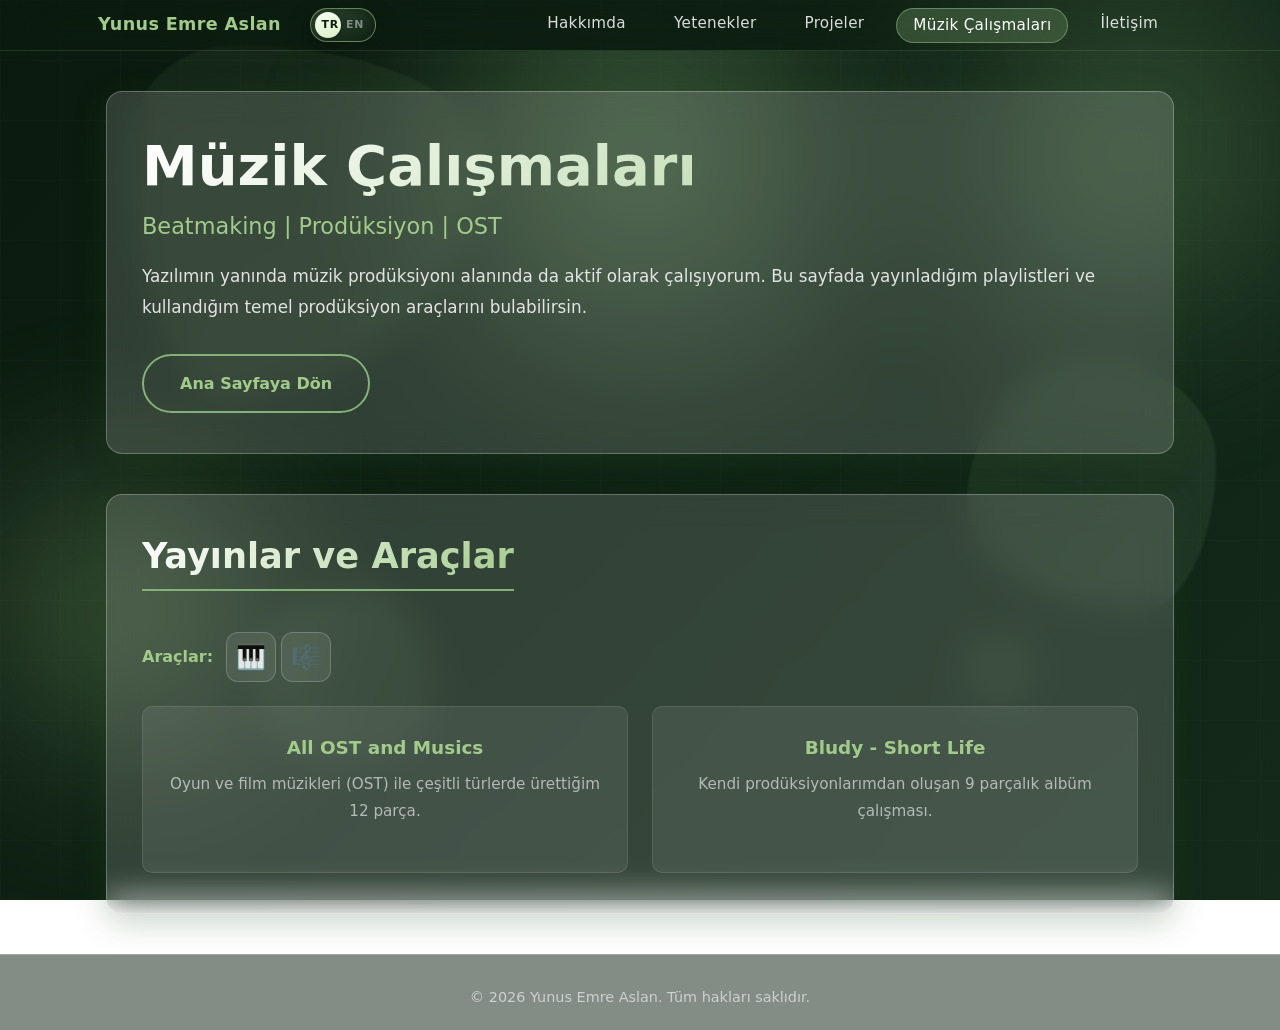
<file: music.html>
<!DOCTYPE html>
<html lang="tr">
  <head>
    <meta charset="utf-8" />
    <meta name="viewport" content="width=device-width, initial-scale=1" />
    <meta name="description" content="Yunus Emre Aslan - Müzik portfolyosu, beatmaking ve prodüksiyon çalışmaları." />
    <meta name="theme-color" content="#0a1a0e" />
    <meta property="og:title" content="Yunus Emre Aslan - Müzik Portfolyosu" />
    <meta property="og:description" content="Müzik prodüksiyonu, beatmaking ve yayınlanan çalışmalar." />
    <meta property="og:type" content="website" />
    <meta property="og:image" content="images/profile.jpeg" />
    <title>Müzik Portfolyosu | Yunus Emre Aslan</title>
    <link rel="icon" type="image/x-icon" href="images/favicon.ico" />
    <link rel="stylesheet" href="style.css" />
  </head>

  <body>
    <div class="abstract-bg" aria-hidden="true">
      <div class="shape shape-1"></div>
      <div class="shape shape-2"></div>
      <div class="shape shape-3"></div>
      <div class="shape shape-4"></div>
      <div class="shape shape-5"></div>
      <div class="shape shape-6"></div>
      <div class="grid-overlay"></div>
    </div>

    <a class="skip-link" href="#content">İçeriğe atla</a>

    <nav class="navbar" aria-label="Ana menü">
      <div class="container nav-container">
        <a href="index.html#header" class="nav-brand">
          <span class="nav-brand-text">Yunus Emre Aslan</span>
        </a>
        <div class="language-toggle">
          <input type="checkbox" id="lang-toggle" class="lang-checkbox" aria-label="Dili değiştir" />
          <label for="lang-toggle" class="lang-label" aria-hidden="true">
            <span class="lang-tr">TR</span>
            <span class="lang-en">EN</span>
          </label>
        </div>
        <input type="checkbox" id="menu-toggle" class="menu-toggle" aria-label="Menüyü aç/kapat" />
        <label for="menu-toggle" class="hamburger" aria-hidden="true">
          <span></span>
          <span></span>
          <span></span>
        </label>
        <ul class="nav-list">
          <li><a href="index.html#about" onclick="closeMenu()" data-tr="Hakkımda" data-en="About">Hakkımda</a></li>
          <li><a href="index.html#skills" onclick="closeMenu()" data-tr="Yetenekler" data-en="Skills">Yetenekler</a></li>
          <li><a href="index.html#projects" onclick="closeMenu()" data-tr="Projeler" data-en="Projects">Projeler</a></li>
          <li><a href="music.html" class="nav-cta-link" onclick="closeMenu()" data-tr="Müzik Çalışmaları" data-en="Music Works">Müzik Çalışmaları</a></li>
          <li><a href="index.html#contact" onclick="closeMenu()" data-tr="İletişim" data-en="Contact">İletişim</a></li>
        </ul>
      </div>
    </nav>

    <header class="header" id="header">
      <div class="container">
        <div class="hero">
          <div class="hero-content">
            <h1 class="name" data-tr="Müzik Çalışmaları" data-en="Music Works">Müzik Çalışmaları</h1>
            <p class="title" data-tr="Beatmaking | Prodüksiyon | OST" data-en="Beatmaking | Production | OST">Beatmaking | Prodüksiyon | OST</p>
            <p class="description" data-tr="Yazılımın yanında müzik prodüksiyonı alanında da aktif olarak çalışıyorum. Bu sayfada yayınladığım playlistleri ve kullandığım temel prodüksiyon araçlarını bulabilirsin." data-en="Besides software, I actively work in music production. On this page you can find the playlists I've published and the main production tools I use.">Yazılımın yanında müzik prodüksiyonı alanında da aktif olarak çalışıyorum.
              Bu sayfada yayınladığım playlistleri ve kullandığım temel prodüksiyon araçlarını bulabilirsin.
            </p>
            <div class="hero-buttons">
              <a href="index.html" class="cta-btn cta-btn-outline" data-tr="Ana Sayfaya Dön" data-en="Back to Home">Ana Sayfaya Dön</a>
            </div>
          </div>
        </div>
      </div>
    </header>

    <main class="container" id="content">
      <section class="section" id="music">
        <h2 class="section-title" data-tr="Yayınlar ve Araçlar" data-en="Releases & Tools">Yayınlar ve Araçlar</h2>
        <div class="section-content">
          <div class="music-tools">
            <h3>Araçlar:</h3>
            <span class="icon-badge icon-emoji music-tool-icon" data-label="FL Studio" aria-label="FL Studio" role="img">&#127929;</span>
            <span class="icon-badge icon-emoji music-tool-icon" data-label="Logic Pro" aria-label="Logic Pro" role="img">&#127932;</span>
          </div>
          <div class="music-grid">
            <a href="https://www.youtube.com/playlist?list=PLfJ49xFVYrSO-akMo4ikQH3DesOtegH95" target="_blank" rel="noopener" class="music-card">
              <h3>All OST and Musics</h3>
              <p>Oyun ve film müzikleri (OST) ile çeşitli türlerde ürettiğim 12 parça.</p>
            </a>
            <a href="https://www.youtube.com/playlist?list=PLfJ49xFVYrSMEMykmZSjTGi1jnbGbrR4f" target="_blank" rel="noopener" class="music-card">
              <h3>Bludy - Short Life</h3>
              <p>Kendi prodüksiyonlarımdan oluşan 9 parçalık albüm çalışması.</p>
            </a>
          </div>
        </div>
      </section>
    </main>

    <footer class="footer">
      <div class="container">
        <p><span data-tr="© 2026 Yunus Emre Aslan. Tüm hakları saklıdır." data-en="© 2026 Yunus Emre Aslan. All rights reserved.">© 2026 Yunus Emre Aslan. Tüm hakları saklıdır.</span></p>
      </div>
    </footer>

    <script src="script.js"></script>
  </body>
</html>
</file>
<file: style.css>
*,
*::before,
*::after {
  box-sizing: border-box;
  margin: 0;
  padding: 0;
}

:root {
  --glass-bg: rgba(255, 255, 255, 0.15);
  --glass-border: rgba(255, 255, 255, 0.25);
  --glass-shadow: 0 8px 32px rgba(40, 80, 35, 0.25);
  --glass-blur: blur(16px);
  --glass-bg-dark: rgba(255, 255, 255, 0.08);
  --glass-bg-light: rgba(255, 255, 255, 0.25);
  --accent: #84B179;
  --accent-light: #A2CB8B;
  --accent-glow: rgba(132, 177, 121, 0.4);
  --text-white: #ffffff;
  --text-light: rgba(255, 255, 255, 0.85);
  --text-muted: rgba(255, 255, 255, 0.6);
  --radius: 16px;
  --radius-sm: 10px;
  --border-subtle: 1px solid rgba(255, 255, 255, 0.1);
  --transition-base: 0.3s ease;
  --hover-bg: rgba(255, 255, 255, 0.12);
}

html {
  scroll-behavior: smooth;
  scroll-padding-top: 84px;
  overflow-x: clip;
}

/* Backdrop filter fallback support */
@supports not (backdrop-filter: blur(1px)) {
  :root {
    --glass-blur: none;
  }

  .glass,
  .hero,
  .navbar,
  .section,
  .navbar.scrolled {
    background: rgba(10, 26, 14, 0.95);
  }
}

body {
  font-family: 'Segoe UI', system-ui, -apple-system, sans-serif;
  font-size: 1rem;
  line-height: 1.7;
  color: var(--text-white);
  min-height: 100vh;

  /* Animated gradient background */
  background: linear-gradient(
    135deg,
    #0a1a0e 0%,
    #1a3322 40%,
    #162b1e 70%,
    #0a1a0e 100%
  );
  background-size: 400% 400%;
  background-attachment: fixed;
  animation: gradientShift 15s ease infinite;
  overflow-x: hidden;
}

@keyframes gradientShift {
  0% { background-position: 0% 50%; }
  50% { background-position: 100% 50%; }
  100% { background-position: 0% 50%; }
}

/* Floating background orbs */
body::before,
body::after {
  content: '';
  position: fixed;
  border-radius: 50%;
  z-index: -1;
  filter: blur(80px);
  opacity: 0.4;
}

body::before {
  width: 500px;
  height: 500px;
  background: radial-gradient(circle, #84B179, transparent 70%);
  top: -100px;
  right: -100px;
}

body::after {
  width: 400px;
  height: 400px;
  background: radial-gradient(circle, #A2CB8B, transparent 70%);
  bottom: 10%;
  left: -80px;
}

/* ================================
   ABSTRACT BACKGROUND
   ================================ */
.abstract-bg {
  position: fixed;
  top: 0;
  left: 0;
  width: 100%;
  height: 100%;
  z-index: -2;
  overflow: hidden;
  pointer-events: none;
}

/* Grid overlay */
.grid-overlay {
  position: absolute;
  inset: 0;
  background-image:
    linear-gradient(rgba(255, 255, 255, 0.015) 1px, transparent 1px),
    linear-gradient(90deg, rgba(255, 255, 255, 0.015) 1px, transparent 1px);
  background-size: 60px 60px;
}

/* Abstract geometric shapes */
.shape {
  position: absolute;
  border-radius: 30% 70% 70% 30% / 30% 30% 70% 70%;
  opacity: 0.08;
  filter: blur(1px);
  will-change: transform, border-radius;
  contain: strict;
}

.shape-1 {
  width: 350px;
  height: 350px;
  background: linear-gradient(135deg, #84B179, #A2CB8B);
  top: 5%;
  left: 10%;
  animation: morphFloat 20s ease-in-out infinite;
}

.shape-2 {
  width: 250px;
  height: 250px;
  background: linear-gradient(135deg, #A2CB8B, #C7EABB);
  top: 40%;
  right: 5%;
  border-radius: 50% 50% 30% 70% / 60% 40% 60% 40%;
  animation: morphFloat 25s ease-in-out infinite reverse;
}

.shape-3 {
  width: 180px;
  height: 180px;
  background: linear-gradient(135deg, #C7EABB, #84B179);
  bottom: 15%;
  left: 20%;
  border-radius: 60% 40% 50% 50% / 50% 60% 40% 50%;
  animation: morphFloat 18s ease-in-out infinite 3s;
}

.shape-4 {
  width: 120px;
  height: 120px;
  border: 1px solid rgba(132, 177, 121, 0.15);
  background: transparent;
  top: 25%;
  left: 60%;
  border-radius: 50%;
  animation: spinFloat 30s linear infinite;
}

.shape-5 {
  width: 200px;
  height: 200px;
  border: 1px solid rgba(162, 203, 139, 0.1);
  background: transparent;
  bottom: 30%;
  right: 15%;
  transform: rotate(45deg);
  border-radius: 0;
  animation: spinFloat 40s linear infinite reverse;
}

.shape-6 {
  width: 80px;
  height: 80px;
  background: linear-gradient(135deg, #C7EABB, #A2CB8B);
  top: 70%;
  left: 75%;
  border-radius: 50%;
  opacity: 0.06;
  animation: morphFloat 15s ease-in-out infinite 5s;
}

@keyframes morphFloat {
  0% {
    transform: translate(0, 0) rotate(0deg) scale(1);
    border-radius: 30% 70% 70% 30% / 30% 30% 70% 70%;
  }
  25% {
    transform: translate(30px, -40px) rotate(90deg) scale(1.05);
    border-radius: 50% 50% 30% 70% / 60% 40% 60% 40%;
  }
  50% {
    transform: translate(-20px, 20px) rotate(180deg) scale(0.95);
    border-radius: 70% 30% 50% 50% / 40% 60% 40% 60%;
  }
  75% {
    transform: translate(15px, -15px) rotate(270deg) scale(1.02);
    border-radius: 40% 60% 60% 40% / 50% 50% 50% 50%;
  }
  100% {
    transform: translate(0, 0) rotate(360deg) scale(1);
    border-radius: 30% 70% 70% 30% / 30% 30% 70% 70%;
  }
}

@keyframes spinFloat {
  0% {
    transform: rotate(0deg) translate(0, 0);
  }
  50% {
    transform: rotate(180deg) translate(20px, -20px);
  }
  100% {
    transform: rotate(360deg) translate(0, 0);
  }
}

h1, h2, h3, h4, h5, h6 {
  font-weight: 700;
  line-height: 1.2;
}

p {
  margin: 0 0 1rem;
}

a {
  color: var(--accent-light);
  text-decoration: none;
  transition: color var(--transition-base), text-shadow var(--transition-base);
}

a:hover {
  color: #fff;
  text-shadow: 0 0 8px var(--accent-glow);
}

ul {
  padding-left: 1.5rem;
}

ul li {
  margin-bottom: 0.4rem;
}

img {
  max-width: 100%;
  height: auto;
  display: block;
}

/* === UTILITY === */
.container {
  width: min(1100px, 92%);
  margin: 0 auto;
  padding: 0 1rem;
}

/* Glass card mixin-style class */
.glass {
  background: var(--glass-bg);
  backdrop-filter: var(--glass-blur);
  -webkit-backdrop-filter: var(--glass-blur);
  border: 1px solid var(--glass-border);
  border-radius: var(--radius);
  box-shadow: var(--glass-shadow);
}

/* Skip link */
.skip-link {
  position: absolute;
  top: -50px;
  left: 0;
  background: var(--accent);
  color: #fff;
  padding: 8px 16px;
  text-decoration: none;
  z-index: 200;
  border-radius: 0 0 8px 0;
  transition: top 0.3s;
}

.skip-link:focus {
  top: 0;
}

/* ================================
   HEADER / HERO
   ================================ */
.header {
  padding: 40px 0 40px;
  position: relative;
  overflow: hidden;
}

/* Decorative glow behind hero */
.header::before {
  content: '';
  position: absolute;
  width: 600px;
  height: 600px;
  background: radial-gradient(circle, var(--accent-glow), transparent 70%);
  top: -200px;
  left: 50%;
  transform: translateX(-50%);
  z-index: 0;
  filter: blur(60px);
}

.hero {
  display: flex;
  align-items: center;
  justify-content: space-between;
  flex-wrap: wrap;
  gap: 30px;
  position: relative;
  z-index: 1;
  background: var(--glass-bg);
  backdrop-filter: var(--glass-blur);
  -webkit-backdrop-filter: var(--glass-blur);
  border: 1px solid var(--glass-border);
  border-radius: var(--radius);
  box-shadow: var(--glass-shadow);
  padding: 40px 35px;
  contain: layout;
}

.hero-content {
  flex: 1;
  min-width: 0;
}

.hero-image {
  flex: 0 0 auto;
}

.name {
  font-size: clamp(2.2rem, 5vw, 3.5rem);
  font-weight: 800;
  margin-bottom: 0.5rem;
  background: linear-gradient(135deg, #fff 0%, var(--accent-light) 100%);
  -webkit-background-clip: text;
  -webkit-text-fill-color: transparent;
  background-clip: text;
}

.title {
  font-size: 1.4rem;
  color: var(--accent-light);
  margin-bottom: 1rem;
  font-weight: 500;
}

.description {
  font-size: 1.05rem;
  color: var(--text-light);
  margin-bottom: 2rem;
  line-height: 1.8;
}

.profile-img {
  width: 160px;
  height: 160px;
  border-radius: 50%;
  border: 3px solid var(--glass-border);
  object-fit: cover;
  box-shadow: 0 0 30px var(--accent-glow),
    var(--glass-shadow);
  transition: transform 0.4s ease, box-shadow 0.4s ease;
  will-change: transform;
}

.profile-img:hover {
  transform: scale(1.05);
  box-shadow: 0 0 50px var(--accent-glow);
}

.cta-btn {
  display: inline-block;
  padding: 14px 36px;
  border-radius: 50px;
  font-weight: 600;
  font-size: 1rem;
  color: #fff;
  background: linear-gradient(135deg, var(--accent), #A2CB8B);
  border: 1px solid var(--glass-border);
  box-shadow: 0 4px 20px var(--accent-glow);
  transition: transform var(--transition-base), box-shadow var(--transition-base);
  will-change: transform;
}

.cta-btn:hover {
  transform: translateY(-3px);
  box-shadow: 0 8px 30px var(--accent-glow);
  color: #fff;
}

/* Hero buttons group */
.hero-buttons {
  display: flex;
  gap: 14px;
  flex-wrap: wrap;
}

/* CV download outline variant */
.cta-btn-outline {
  background: transparent;
  border: 2px solid var(--accent);
  color: var(--accent-light);
  box-shadow: none;
  display: inline-flex;
  align-items: center;
  gap: 8px;
}

.cta-btn-outline:hover {
  background: linear-gradient(135deg, var(--accent), #A2CB8B);
  color: #fff;
  border-color: transparent;
  box-shadow: 0 8px 30px var(--accent-glow);
}

.cta-btn-outline svg {
  flex-shrink: 0;
}

/* ================================
   LANGUAGE TOGGLE
   ================================ */
.language-toggle {
  position: relative;
  display: flex;
  align-items: center;
  margin: 0 1rem;
  z-index: 95;
}

.lang-checkbox {
  position: absolute;
  width: 1px;
  height: 1px;
  margin: -1px;
  padding: 0;
  border: 0;
  overflow: hidden;
  clip: rect(0, 0, 0, 0);
  white-space: nowrap;
}

.lang-label {
  display: inline-flex;
  align-items: center;
  justify-content: space-between;
  width: 66px;
  height: 34px;
  --toggle-pad: 4px;
  --knob-size: 26px;
  --toggle-shift: 32px;
  background: linear-gradient(140deg, rgba(132, 177, 121, 0.32), rgba(18, 36, 24, 0.55));
  border: 1.5px solid rgba(162, 203, 139, 0.55);
  border-radius: 999px;
  cursor: pointer;
  padding: 0 7px;
  transition: all 0.32s cubic-bezier(0.4, 0, 0.2, 1);
  box-sizing: border-box;
  box-shadow: inset 0 2px 8px rgba(0, 0, 0, 0.24), 0 8px 24px rgba(9, 18, 12, 0.3);
  user-select: none;
  position: relative;
  flex-shrink: 0;
  isolation: isolate;
}

.lang-label:hover {
  background: linear-gradient(140deg, rgba(132, 177, 121, 0.45), rgba(35, 62, 44, 0.55));
  border-color: #b8df9e;
  box-shadow: inset 0 2px 8px rgba(0, 0, 0, 0.24), 0 0 0 4px rgba(132, 177, 121, 0.16), 0 12px 30px rgba(132, 177, 121, 0.2);
}

.lang-tr,
.lang-en {
  flex: 1;
  text-align: center;
  font-size: 0.68rem;
  font-weight: 800;
  letter-spacing: 0.08em;
  color: rgba(255, 255, 255, 0.45);
  transition: color 0.32s cubic-bezier(0.4, 0, 0.2, 1);
  z-index: 1;
  position: relative;
  pointer-events: none;
}

.lang-tr {
  color: #0a1a0e;
  text-shadow: none;
}

.lang-checkbox:focus-visible + .lang-label {
  outline: 2px solid rgba(199, 234, 187, 0.95);
  outline-offset: 3px;
}

.lang-checkbox:checked ~ .lang-label .lang-tr {
  color: rgba(255, 255, 255, 0.35);
  text-shadow: none;
}

.lang-checkbox:checked ~ .lang-label .lang-en {
  color: #0a1a0e;
  text-shadow: none;
}

.lang-checkbox ~ .lang-label::after {
  content: '';
  position: absolute;
  left: var(--toggle-pad);
  top: 50%;
  width: var(--knob-size);
  height: var(--knob-size);
  border-radius: 50%;
  background: linear-gradient(160deg, #f6fff0, #d9efc7);
  box-shadow: 0 2px 10px rgba(0, 0, 0, 0.35);
  transform: translate(0, -50%);
  transition: transform 0.32s cubic-bezier(0.4, 0, 0.2, 1), background 0.32s ease, box-shadow 0.32s ease;
  z-index: 0;
}

.lang-checkbox:checked ~ .lang-label::after {
  transform: translate(var(--toggle-shift), -50%);
  background: linear-gradient(135deg, #A2CB8B, #fff);
  box-shadow: 0 2px 12px rgba(132, 177, 121, 0.5);
}

/* ================================
   NAVIGATION
   ================================ */
.navbar {
  position: sticky;
  top: 0;
  display: block;
  backdrop-filter: blur(20px);
  -webkit-backdrop-filter: blur(20px);
  border-bottom: 1px solid rgba(132, 177, 121, 0.2);
  transition: background 0.35s cubic-bezier(0.4, 0, 0.2, 1), box-shadow 0.35s cubic-bezier(0.4, 0, 0.2, 1), border-color 0.35s ease;
  line-height: 1;
}

.navbar.scrolled {
  background: rgba(10, 26, 14, 0.95);
  border-bottom: 1px solid rgba(132, 177, 121, 0.35);
  box-shadow: 0 8px 32px rgba(132, 177, 121, 0.15), 0 2px 8px rgba(0, 0, 0, 0.4);
  backdrop-filter: blur(24px);
  -webkit-backdrop-filter: blur(24px);
}

.nav-list {
  display: flex;
  list-style: none;
  justify-content: center;
  align-items: center;
  flex-wrap: wrap;
  gap: 0;
  margin-left: auto;
}

.nav-list li {
  margin: 0;
}

.nav-list a {
  display: block;
  padding: 1rem 1.5rem;
  color: var(--text-light);
  font-weight: 500;
  font-size: 0.95rem;
  letter-spacing: 0.02em;
  border-bottom: 3px solid transparent;
  outline: none;
  transition: color var(--transition-base), border-color var(--transition-base), background var(--transition-base);
}

.nav-list a:hover,
.nav-list a:focus {
  color: #fff;
  border-bottom-color: var(--accent);
  background: rgba(255, 255, 255, 0.05);
  text-shadow: 0 0 10px var(--accent-glow);
  box-shadow: 0 0 8px var(--accent-glow), 0 0 20px rgba(132, 177, 121, 0.15);
  outline: none;
}

.nav-list a.nav-cta-link {
  margin: 0 0.5rem;
  padding: 0.55rem 1rem;
  display: inline-flex;
  align-items: center;
  border-radius: 999px;
  border: 1px solid rgba(132, 177, 121, 0.6);
  color: #fff;
  background: linear-gradient(135deg, rgba(132, 177, 121, 0.3), rgba(162, 203, 139, 0.2));
  border-bottom-width: 1px;
  transition: all 0.3s ease;
}

.nav-list a.nav-cta-link:hover,
.nav-list a.nav-cta-link:focus {
  border-bottom-color: rgba(132, 177, 121, 0.6);
  border-color: var(--accent);
  background: linear-gradient(135deg, var(--accent), #A2CB8B);
}

/* ================================
   MAIN CONTENT & SECTIONS
   ================================ */
main {
  padding: 40px 0 60px;
}

.section {
  margin-bottom: 50px;
  scroll-margin-top: 80px;
  background: var(--glass-bg);
  backdrop-filter: var(--glass-blur);
  -webkit-backdrop-filter: var(--glass-blur);
  border: 1px solid var(--glass-border);
  border-radius: var(--radius);
  box-shadow: var(--glass-shadow);
  padding: 40px 35px;
  transition: transform var(--transition-base), box-shadow var(--transition-base), opacity 0.6s ease;
  will-change: transform, opacity;
  contain: layout;
  /* Scroll reveal */
  opacity: 0;
  transform: translateY(24px);
}

.section.visible {
  opacity: 1;
  transform: translateY(0);
}

.section:hover {
  transform: translateY(-2px);
  box-shadow: 0 12px 40px rgba(132, 177, 121, 0.3);
}

.section:last-child {
  margin-bottom: 0;
}

.section-title {
  font-size: clamp(1.5rem, 4vw, 2.2rem);
  margin-bottom: 25px;
  padding-bottom: 12px;
  border-bottom: 2px solid var(--accent);
  display: inline-block;
  background: linear-gradient(135deg, #fff, var(--accent-light));
  -webkit-background-clip: text;
  -webkit-text-fill-color: transparent;
  background-clip: text;
}

.section-content {
  line-height: 1.8;
  color: var(--text-light);
}

.section-content p {
  margin-bottom: 1.5rem;
}

/* Interests, Hobbies & Goals */
.interests,
.hobbies,
.goals {
  margin-top: 1.5rem;
  padding: 20px;
  background: var(--glass-bg-dark);
  border-radius: var(--radius-sm);
  border: var(--border-subtle);
  border-left: 3px solid var(--accent);
}

.interests h3,
.hobbies h3,
.goals h3 {
  margin-bottom: 0.8rem;
  color: var(--accent-light);
  font-size: 1.1rem;
}

.interests ul,
.hobbies ul,
.goals ul {
  margin-bottom: 0;
  color: var(--text-light);
}

.icon-list {
  list-style: none;
  padding: 0;
  display: flex;
  flex-wrap: wrap;
  gap: 10px;
}

.icon-list li {
  margin: 0;
}

.icon-badge {
  width: 54px;
  height: 54px;
  border-radius: 14px;
  background: rgba(255, 255, 255, 0.08);
  border: 1px solid rgba(255, 255, 255, 0.2);
  display: inline-flex;
  align-items: center;
  justify-content: center;
  position: relative;
  transition: transform var(--transition-base), background var(--transition-base), border-color var(--transition-base), box-shadow var(--transition-base);
}

.icon-badge:hover {
  transform: translateY(-3px);
  background: rgba(132, 177, 121, 0.25);
  border-color: var(--accent);
  box-shadow: 0 10px 24px rgba(132, 177, 121, 0.2);
}

.icon-badge i {
  color: var(--accent-light);
  font-size: 1.9rem;
  line-height: 1;
}

.icon-badge.text-icon {
  color: var(--accent-light);
  font-size: 0.9rem;
  font-weight: 800;
  letter-spacing: 0.04em;
}

.icon-emoji {
  font-size: 1.5rem;
  line-height: 1;
}

.icon-badge[data-label]::after {
  content: attr(data-label);
  position: absolute;
  left: 50%;
  bottom: -34px;
  transform: translateX(-50%);
  background: rgba(10, 26, 14, 0.95);
  color: #fff;
  border: 1px solid rgba(255, 255, 255, 0.2);
  border-radius: 8px;
  padding: 4px 8px;
  font-size: 0.72rem;
  white-space: nowrap;
  opacity: 0;
  pointer-events: none;
  transition: opacity 0.2s ease;
  z-index: 8;
}

.icon-badge[data-label]:hover::after,
.icon-badge[data-label]:focus-visible::after {
  opacity: 1;
}

.sr-only {
  position: absolute;
  width: 1px;
  height: 1px;
  padding: 0;
  margin: -1px;
  overflow: hidden;
  clip: rect(0, 0, 0, 0);
  white-space: nowrap;
  border: 0;
}

/* ================================
   EDUCATION
   ================================ */
.education-items {
  display: grid;
  grid-template-columns: repeat(auto-fit, minmax(min(100%, 280px), 1fr));
  gap: 20px;
}

.edu-item {
  padding: 22px;
  background: var(--glass-bg-dark);
  border-radius: var(--radius-sm);
  border: var(--border-subtle);
  border-left: 3px solid var(--accent);
  transition: transform var(--transition-base), background var(--transition-base), box-shadow var(--transition-base);
}

.edu-item:hover {
  transform: translateX(6px);
  background: var(--hover-bg);
  box-shadow: 0 4px 20px rgba(132, 177, 121, 0.15);
}

.edu-item h3 {
  margin-bottom: 0.4rem;
  color: #fff;
  font-size: 1.15rem;
}

.school {
  color: var(--accent-light);
  font-weight: 600;
  margin-bottom: 0.3rem;
}

.year {
  color: var(--text-muted);
  font-size: 0.9rem;
  margin: 0;
}

/* ================================
   EXPERIENCE
   ================================ */
.timeline {
  display: grid;
  gap: 20px;
}

.timeline-item {
  padding: 24px;
  background: var(--glass-bg-dark);
  border: var(--border-subtle);
  border-left: 3px solid var(--accent);
  border-radius: var(--radius-sm);
  transition: transform var(--transition-base), background var(--transition-base), box-shadow var(--transition-base);
}

.timeline-item:hover {
  transform: translateX(6px);
  background: var(--hover-bg);
  box-shadow: 0 4px 20px rgba(132, 177, 121, 0.15);
}

.timeline-heading,
.project-heading {
  display: flex;
  align-items: flex-start;
  justify-content: space-between;
  gap: 20px;
  margin-bottom: 0.9rem;
}

.timeline-heading > div,
.project-heading > div {
  min-width: 0;
}

.timeline-item h3,
.project-heading h3 {
  margin-bottom: 0.35rem;
}

.company {
  color: var(--accent-light);
  font-weight: 600;
  margin: 0;
}

.timeline-date,
.project-date {
  flex-shrink: 0;
  color: var(--text-muted);
  font-size: 0.86rem;
  font-weight: 600;
  padding: 0.25rem 0.65rem;
  border: 1px solid rgba(162, 203, 139, 0.25);
  border-radius: 999px;
  background: rgba(132, 177, 121, 0.08);
}

.timeline-item ul,
.project-points {
  color: var(--text-light);
  padding-left: 1.25rem;
  margin: 0;
}

/* ================================
   SKILLS
   ================================ */
.skills-grid {
  display: grid;
  grid-template-columns: repeat(auto-fit, minmax(240px, 1fr));
  gap: 24px;
}

.skill-category {
  padding: 25px;
  background: var(--glass-bg-dark);
  border-radius: var(--radius-sm);
  border: var(--border-subtle);
  border-top: 3px solid var(--accent);
  transition: transform var(--transition-base), background var(--transition-base), box-shadow var(--transition-base);
}

.skill-category:hover {
  transform: translateY(-6px);
  background: var(--hover-bg);
  box-shadow: 0 8px 30px rgba(132, 177, 121, 0.2);
}

.skill-category h3 {
  color: var(--accent-light);
  margin-bottom: 1rem;
  font-size: 1.1rem;
}

.skill-list {
  list-style: none;
  padding: 0;
}

.skill-list li {
  padding: 8px 0;
  padding-left: 1.6rem;
  position: relative;
  color: var(--text-light);
  margin: 0;
  border-bottom: 1px solid rgba(255, 255, 255, 0.05);
}

.skill-list li:last-child {
  border-bottom: none;
}

.skill-list li::before {
  content: "◆";
  position: absolute;
  left: 0;
  color: var(--accent);
  font-size: 0.65rem;
  top: 50%;
  transform: translateY(-50%);
}

.skill-list.icon-list {
  gap: 12px;
}

.skill-list.icon-list li {
  padding: 0;
  border-bottom: none;
  position: static;
}

.skill-list.icon-list li::before {
  content: none;
}

/* ================================
   PROJECTS
   ================================ */
.projects-grid {
  display: grid;
  grid-template-columns: repeat(auto-fit, minmax(280px, 1fr));
  gap: 24px;
}

.project-card {
  padding: 25px;
  background: var(--glass-bg-dark);
  border: var(--border-subtle);
  border-radius: var(--radius-sm);
  transition: transform 0.4s ease, background 0.4s ease, box-shadow 0.4s ease, border-color 0.4s ease;
  display: flex;
  flex-direction: column;
  position: relative;
  overflow: hidden;
  will-change: transform;
  min-width: 0;
}

/* Accent glow on hover */
.project-card::after {
  content: '';
  position: absolute;
  top: 0;
  left: 0;
  right: 0;
  height: 3px;
  background: linear-gradient(90deg, var(--accent), #A2CB8B, var(--accent));
  opacity: 0;
  transition: opacity 0.3s ease;
}

.project-card:hover {
  transform: translateY(-8px);
  background: var(--hover-bg);
  box-shadow: 0 12px 40px rgba(132, 177, 121, 0.25);
  border-color: var(--accent);
}

.project-card:hover::after {
  opacity: 1;
}

.project-card h3 {
  color: var(--accent-light);
  font-size: 1.1rem;
}

.project-points {
  margin-bottom: 1rem;
  color: var(--text-muted);
}

.project-desc {
  flex-grow: 1;
  margin-bottom: 1rem;
  color: var(--text-muted);
  font-size: 0.95rem;
}

.project-tech {
  font-size: 0.88rem;
  color: var(--text-muted);
  margin-bottom: 1rem;
}

.project-tech strong {
  color: var(--text-light);
}

.project-link {
  color: var(--accent-light);
  font-weight: 600;
  display: inline-block;
  transition: transform var(--transition-base), color var(--transition-base);
}

.project-link:hover {
  transform: translateX(6px);
  color: #fff;
}

/* ================================
   MUSIC PORTFOLIO
   ================================ */
.music-grid {
  display: grid;
  grid-template-columns: repeat(auto-fit, minmax(260px, 1fr));
  gap: 24px;
  margin-top: 1.5rem;
}

.music-card {
  display: block;
  text-decoration: none;
  color: inherit;
  padding: 30px 25px;
  background: var(--glass-bg-dark);
  border: var(--border-subtle);
  border-radius: var(--radius-sm);
  transition: transform 0.4s ease, background 0.4s ease, box-shadow 0.4s ease, border-color 0.4s ease;
  text-align: center;
  position: relative;
  overflow: hidden;
  cursor: pointer;
  will-change: transform;
}

.music-card::before {
  content: '';
  position: absolute;
  bottom: 0;
  left: 0;
  right: 0;
  height: 3px;
  background: linear-gradient(90deg, var(--accent), var(--accent-light));
  opacity: 0;
  transition: opacity 0.3s ease;
}

.music-card:hover {
  transform: translateY(-6px);
  background: var(--hover-bg);
  box-shadow: 0 10px 35px rgba(132, 177, 121, 0.2);
  border-color: var(--accent);
}

.music-card:hover::before {
  opacity: 1;
}

.music-icon {
  width: 50px;
  height: 50px;
  margin: 0 auto 1rem;
  color: var(--accent-light);
}

.music-icon svg {
  width: 100%;
  height: 100%;
}

.music-card h3 {
  color: var(--accent-light);
  margin-bottom: 0.75rem;
  font-size: 1.15rem;
}

.music-card p {
  color: var(--text-muted);
  font-size: 0.95rem;
  margin-bottom: 1rem;
}

.music-tools {
  margin-top: 1rem;
  margin-bottom: 0.5rem;
}

.music-tools h3 {
  display: inline;
  color: var(--accent-light);
  font-size: 1rem;
  margin-right: 0.5rem;
}

.music-tools .music-tool-icon {
  width: 50px;
  height: 50px;
  border-radius: 12px;
  vertical-align: middle;
}

.tool-tag {
  display: inline-block;
  padding: 5px 14px;
  margin: 4px 6px 4px 0;
  background: var(--glass-bg-dark);
  border: 1px solid rgba(255, 255, 255, 0.12);
  border-radius: 20px;
  font-size: 0.88rem;
  color: var(--accent-light);
  font-weight: 500;
  transition: background var(--transition-base), color var(--transition-base), border-color var(--transition-base);
}

.tool-tag:hover {
  background: var(--accent);
  color: #fff;
  border-color: var(--accent);
}

/* ================================
   CONTACT
   ================================ */
.contact-content {
  text-align: center;
}

.contact-content > p {
  font-size: 1.1rem;
  color: var(--text-muted);
  margin-bottom: 2rem;
}

.contact-links {
  display: grid;
  grid-template-columns: repeat(auto-fit, minmax(min(100%, 210px), 1fr));
  gap: 1.5rem;
}

.contact-link {
  display: flex;
  flex-direction: column;
  align-items: center;
  gap: 0.6rem;
  padding: 1.5rem 2rem;
  background: var(--glass-bg-dark);
  border-radius: var(--radius-sm);
  border: var(--border-subtle);
  color: var(--text-light);
  transition: background var(--transition-base), color var(--transition-base), transform var(--transition-base), box-shadow var(--transition-base), border-color var(--transition-base);
  will-change: transform;
  min-width: 0;
}

.contact-link:hover {
  background: linear-gradient(135deg, var(--accent), #A2CB8B);
  color: #fff;
  transform: translateY(-6px);
  box-shadow: 0 8px 30px var(--accent-glow);
  border-color: transparent;
}

.contact-link .icon,
.contact-link svg.icon {
  width: 28px;
  height: 28px;
  flex-shrink: 0;
}

.contact-link span:last-child {
  font-weight: 600;
  font-size: 0.9rem;
  max-width: 100%;
  overflow-wrap: anywhere;
}

/* ================================
   FOOTER
   ================================ */
.footer {
  text-align: center;
  padding: 30px 0;
  margin-top: 40px;
  background: rgba(10, 26, 14, 0.5);
  backdrop-filter: blur(10px);
  -webkit-backdrop-filter: blur(10px);
  border-top: 1px solid var(--glass-border);
  color: var(--text-muted);
}

.footer p {
  margin: 0;
  font-size: 0.9rem;
}

/* ================================
   NAVIGATION - Hamburger Menu
   ================================ */
.nav-container {
  display: flex;
  align-items: center;
  justify-content: space-between;
  position: relative;
  gap: 1rem;
  padding: 0 0.5rem;
}

.nav-brand {
  display: flex;
  align-items: center;
  gap: 10px;
  text-decoration: none;
  color: var(--text-white);
  flex-shrink: 0;
  min-width: max-content;
}

.language-toggle {
  position: relative;
  display: inline-flex;
  align-items: center;
  z-index: 95;
  flex-shrink: 0;
  margin-left: 0.8rem;
  margin-right: 0;
  width: 66px;
  height: 34px;
  will-change: auto;
}

.nav-logo {
  width: 38px;
  height: 38px;
  border-radius: 8px;
  object-fit: contain;
  border: 1px solid var(--glass-border);
  transition: transform 0.3s ease, box-shadow 0.3s ease;
}

.nav-logo:hover {
  transform: scale(1.1);
  box-shadow: 0 0 12px var(--accent-glow);
}

.nav-brand-text {
  font-weight: 700;
  font-size: 1.1rem;
  color: var(--accent-light);
  letter-spacing: 0.02em;
}

.menu-toggle {
  display: none;
}

.hamburger {
  display: none;
  cursor: pointer;
  flex-direction: column;
  gap: 5px;
  padding: 8px;
  z-index: 110;
  flex-shrink: 0;
  margin-left: 0.5rem;
}

.hamburger span {
  display: block;
  width: 26px;
  height: 3px;
  background: var(--text-light);
  border-radius: 3px;
  transition: all 0.3s ease;
}

/* ================================
   RESPONSIVE DESIGN
   ================================ */

/* Tablet and compact desktop */
@media (max-width: 1024px) {
  .hero {
    flex-direction: column;
    text-align: center;
    padding: 35px 25px;
  }

  .hero-content {
    text-align: center;
  }

  .hero-buttons {
    justify-content: center;
  }

  .name {
    font-size: 2rem;
  }

  .title {
    font-size: 1.2rem;
  }

  .description {
    font-size: 0.95rem;
  }

  .section {
    padding: 30px 22px;
  }

  .skills-grid {
    grid-template-columns: 1fr 1fr;
  }

  .contact-links {
    gap: 1rem;
  }

  .contact-link {
    min-width: 120px;
    padding: 1rem 1.2rem;
  }

  .contact-link .icon {
    width: 22px;
    height: 22px;
  }

  /* Hamburger menü göster */
  .nav-container {
    padding: 0.5rem 0;
    gap: 0.5rem;
  }

  .nav-brand-text {
    font-size: 1rem;
  }

  .language-toggle {
    margin-left: 0.6rem;
    margin-right: 0;
    order: unset;
    width: 60px;
    height: 32px;
  }

  .lang-label {
    width: 60px;
    height: 32px;
    --knob-size: 24px;
    --toggle-pad: 4px;
    --toggle-shift: 28px;
    padding: 0 6px;
  }

  .lang-checkbox ~ .lang-label::after {
    transform: translate(0, -50%);
  }

  .hamburger {
    display: flex;
    margin-left: 0;
  }

  .nav-list {
    position: fixed;
    top: 0;
    right: 0;
    width: 75%;
    max-width: 300px;
    height: 100vh;
    height: 100dvh;
    background: rgba(10, 26, 14, 0.95);
    backdrop-filter: blur(24px);
    -webkit-backdrop-filter: blur(24px);
    border-left: 1px solid var(--glass-border);
    flex-direction: column;
    padding-top: 80px;
    gap: 0;
    transform: translateX(105%);
    visibility: hidden;
    pointer-events: none;
    transition: transform 0.4s cubic-bezier(0.4, 0, 0.2, 1), visibility 0s linear 0.4s;
    z-index: 100;
    box-shadow: -10px 0 40px rgba(0, 0, 0, 0.5);
    align-items: stretch;
    overflow-y: auto;
    overscroll-behavior: contain;
    padding-bottom: max(24px, env(safe-area-inset-bottom));
  }

  .menu-toggle:checked ~ .nav-list {
    transform: translateX(0);
    visibility: visible;
    pointer-events: auto;
    transition-delay: 0s;
  }

  /* Hamburger X animasyonu */
  .menu-toggle:checked ~ .hamburger span:nth-child(1) {
    transform: rotate(45deg) translate(5px, 6px);
  }

  .menu-toggle:checked ~ .hamburger span:nth-child(2) {
    opacity: 0;
  }

  .menu-toggle:checked ~ .hamburger span:nth-child(3) {
    transform: rotate(-45deg) translate(5px, -6px);
  }

  .nav-list a {
    padding: 1rem 2rem;
    font-size: 1.05rem;
    border-bottom: 1px solid rgba(255, 255, 255, 0.05);
    border-left: 3px solid transparent;
  }

  .nav-list a.nav-cta-link {
    margin: 0.75rem 1.2rem;
    text-align: center;
    border-left: 1px solid rgba(132, 177, 121, 0.6);
  }

  .nav-list a:hover {
    border-left-color: var(--accent);
    border-bottom-color: rgba(255, 255, 255, 0.05);
    background: rgba(255, 255, 255, 0.05);
  }
}

@media (max-width: 768px) {
  .header {
    padding-top: 28px;
  }

  .hero-image {
    order: -1;
  }

  .profile-img {
    width: clamp(120px, 24vw, 150px);
    height: clamp(120px, 24vw, 150px);
  }

  .timeline-item ul,
  .project-points {
    padding-left: 1.1rem;
  }
}

@media (max-width: 480px) {
  body {
    font-size: 0.95rem;
  }

  .container {
    width: 95%;
    padding: 0 0.5rem;
  }

  .header {
    padding: 24px 0;
  }

  .header::before {
    width: 300px;
    height: 300px;
  }

  .hero {
    padding: 22px 16px;
    gap: 18px;
  }

  .name {
    font-size: 1.6rem;
  }

  .title {
    font-size: 1rem;
    margin-bottom: 0.6rem;
  }

  .description {
    font-size: 0.9rem;
    margin-bottom: 1.2rem;
    line-height: 1.6;
  }

  .profile-img {
    width: 110px;
    height: 110px;
    border-width: 2px;
  }

  .cta-btn {
    padding: 12px 28px;
    font-size: 0.9rem;
    width: 100%;
    text-align: center;
    justify-content: center;
  }

  .hero-buttons {
    flex-direction: column;
  }

  main {
    padding: 16px 0;
  }

  .section {
    margin-bottom: 20px;
    padding: 22px 16px;
    border-radius: 12px;
  }

  .section-title {
    font-size: 1.3rem;
    margin-bottom: 18px;
    padding-bottom: 8px;
  }

  /* Language toggle mobile */
  .language-toggle {
    width: 56px;
    height: 28px;
    margin-left: 0.5rem;
    margin-right: 0;
  }

  .lang-label {
    width: 56px;
    height: 28px;
    --knob-size: 20px;
    --toggle-pad: 4px;
    --toggle-shift: 28px;
    padding: 0 3px;
  }

  .lang-tr,
  .lang-en {
    font-size: 0.65rem;
  }

  .lang-checkbox ~ .lang-label::after {
    transform: translate(0, -50%);
  }

  /* İğitim */
  .education-items {
    gap: 12px;
  }

  .edu-item {
    padding: 16px;
  }

  .edu-item h3 {
    font-size: 1rem;
  }

  /* Yetenekler */
  .skills-grid {
    grid-template-columns: 1fr;
    gap: 14px;
  }

  .skill-category {
    padding: 18px;
  }

  .skill-category h3 {
    font-size: 1rem;
  }

  .skill-list li {
    padding: 6px 0 6px 1.4rem;
    font-size: 0.9rem;
  }

  /* Projeler */
  .projects-grid {
    grid-template-columns: 1fr;
    gap: 14px;
  }

  .project-card {
    padding: 18px;
  }

  .project-card h3 {
    font-size: 1rem;
  }

  .timeline-heading,
  .project-heading {
    flex-direction: column;
    gap: 8px;
  }

  .timeline-item {
    padding: 18px;
  }

  .project-desc {
    font-size: 0.88rem;
  }

  .project-link {
    font-size: 0.9rem;
    /* Touch-friendly */
    padding: 8px 0;
    display: block;
  }

  /* İletişim */
  .contact-content > p {
    font-size: 0.95rem;
  }

  .contact-links {
    grid-template-columns: 1fr;
    gap: 10px;
  }

  .contact-link {
    width: 100%;
    flex-direction: row;
    justify-content: center;
    padding: 1rem 1.2rem;
    gap: 0.8rem;
  }

  .timeline-date,
  .project-date {
    white-space: normal;
  }

  .contact-link .icon {
    width: 20px;
    height: 20px;
  }

  .contact-link span:last-child {
    font-size: 0.88rem;
  }

  /* İlgi & Hedefler */
  .interests,
  .goals {
    padding: 14px;
    margin-top: 1rem;
  }

  .interests h3,
  .goals h3 {
    font-size: 1rem;
    margin-bottom: 0.5rem;
  }

  .interests ul,
  .hobbies ul,
  .goals ul {
    padding-left: 1.2rem;
    font-size: 0.9rem;
  }

  .interests .icon-list,
  .hobbies .icon-list,
  .goals .icon-list {
    padding-left: 0;
  }

  /* Footer */
  .footer {
    padding: 20px 0;
    margin-top: 20px;
  }

  .footer p {
    font-size: 0.8rem;
  }

  /* Navbar */
  .nav-list {
    width: 85%;
    max-width: 280px;
  }
}

/* Çok küçük ekranlar (320px vb.) */
@media (max-width: 360px) {
  .container {
    width: 98%;
    padding: 0 4px;
  }

  .name {
    font-size: 1.4rem;
  }

  .title {
    font-size: 0.9rem;
  }

  .hero {
    padding: 18px 12px;
  }

  .profile-img {
    width: 90px;
    height: 90px;
  }

  .section {
    padding: 18px 12px;
    border-radius: 10px;
  }

  .section-title {
    font-size: 1.15rem;
  }

  .cta-btn {
    padding: 10px 20px;
    font-size: 0.85rem;
  }
}

/* Touch cihazlar için hover efektlerini azalt */
@media (hover: none) {
  .section:hover {
    transform: none;
  }

  .project-card:hover {
    transform: none;
  }

  .skill-category:hover {
    transform: none;
  }

  .edu-item:hover {
    transform: none;
  }

  .contact-link:hover {
    transform: none;
  }

  /* Touch cihazlarda active state */
  .nav-list a:active {
    background: rgba(255, 255, 255, 0.1);
  }

  .cta-btn:active {
    transform: scale(0.97);
  }

  .contact-link:active {
    background: linear-gradient(135deg, var(--accent), #A2CB8B);
    color: #fff;
  }

  .project-card:active {
    background: rgba(255, 255, 255, 0.1);
    border-color: var(--accent);
  }

  .project-card:active::after {
    opacity: 1;
  }
}

/* Safe area (notch) desteği */
@supports (padding: env(safe-area-inset-bottom)) {
  .navbar {
    padding-left: env(safe-area-inset-left);
    padding-right: env(safe-area-inset-right);
  }

  .footer {
    padding-bottom: calc(20px + env(safe-area-inset-bottom));
  }
}

/* ================================
   PREFERS-REDUCED-MOTION
   ================================ */
@media (prefers-reduced-motion: reduce) {
  *,
  *::before,
  *::after {
    animation-duration: 0.01ms !important;
    animation-iteration-count: 1 !important;
    transition-duration: 0.01ms !important;
    scroll-behavior: auto !important;
  }

  html {
    scroll-behavior: auto;
  }

  .section {
    opacity: 1;
    transform: none;
  }

  .shape {
    display: none;
  }

  body {
    animation: none;
    background-size: 100% 100%;
  }
}

/* ================================
   PRINT STYLES
   ================================ */
@media print {
  .abstract-bg,
  .navbar,
  .skip-link,
  .cta-btn,
  .footer {
    display: none;
  }

  body {
    background: #fff;
    color: #000;
  }

  .section {
    background: none;
    border: 1px solid #ccc;
    box-shadow: none;
    opacity: 1;
    transform: none;
    break-inside: avoid;
  }

  .name,
  .section-title {
    -webkit-text-fill-color: #000;
    background: none;
  }

  a {
    color: #000;
    text-decoration: underline;
  }
}
</file>
